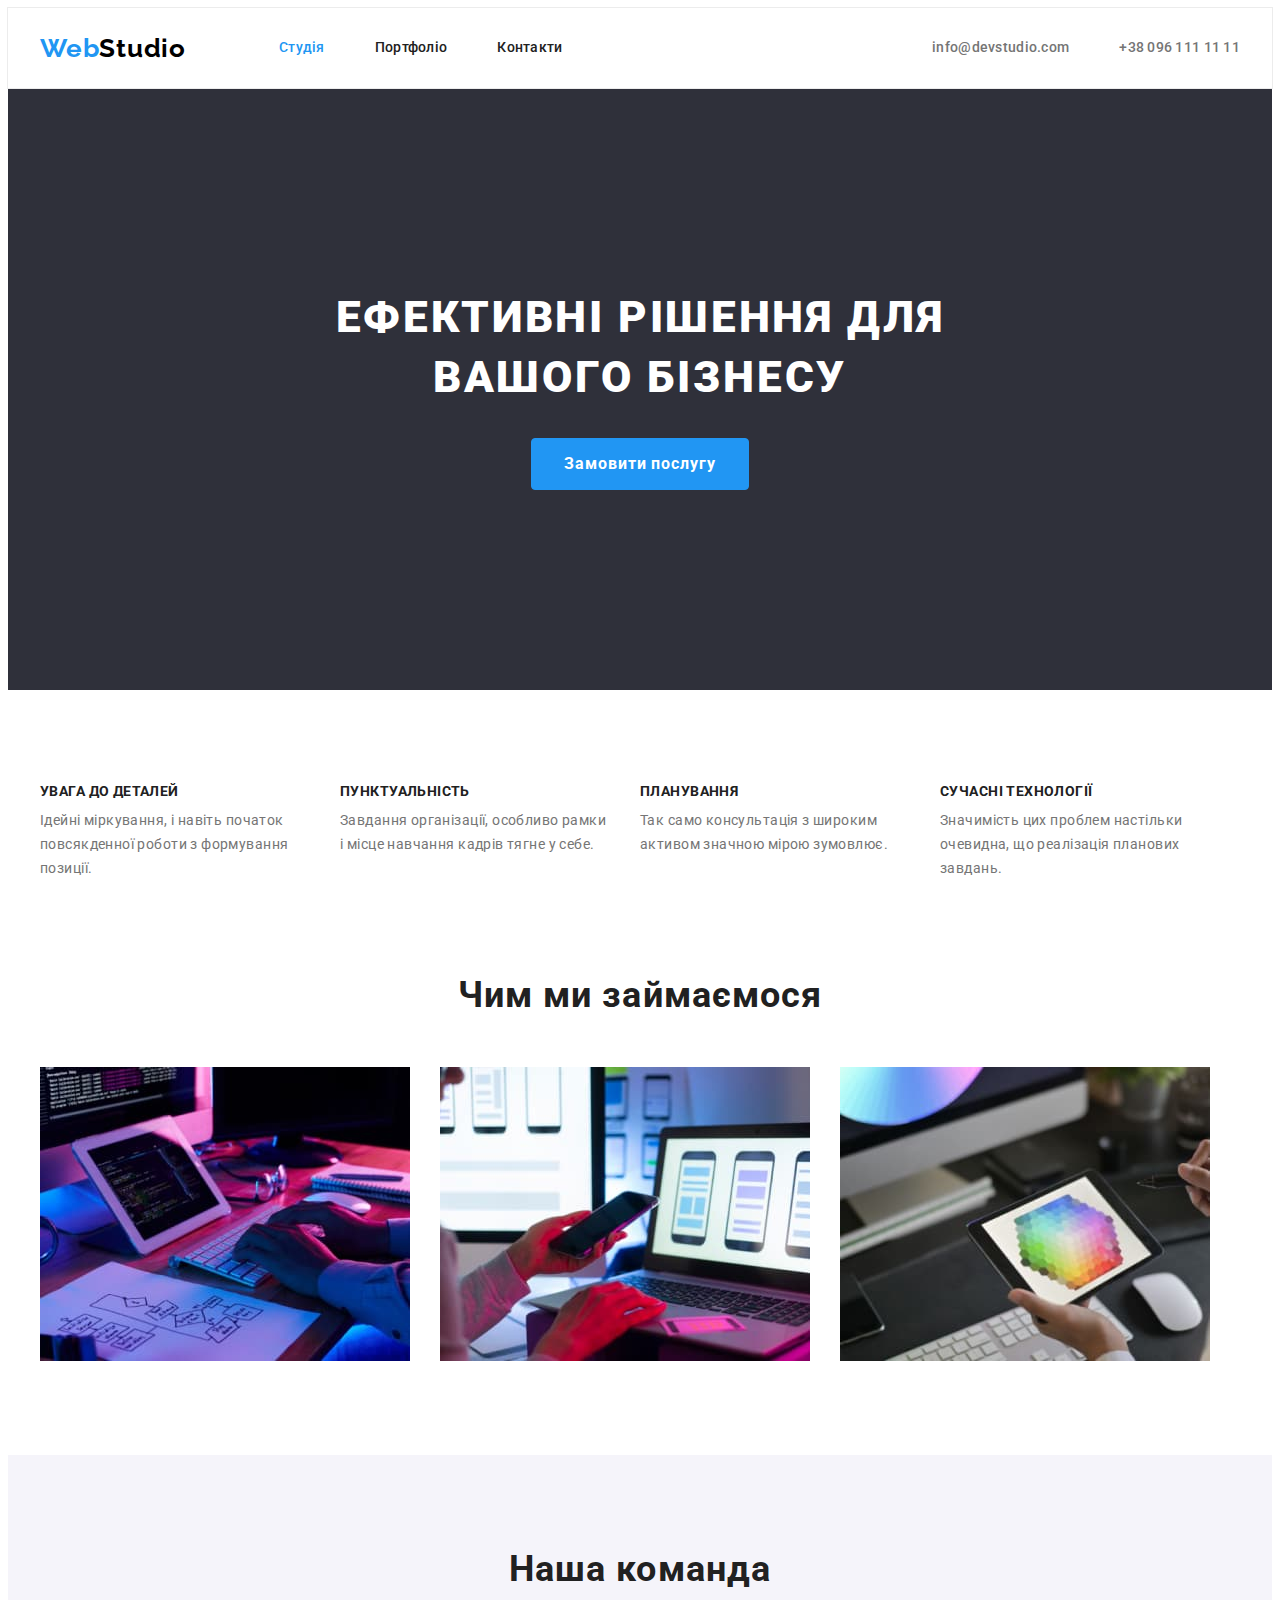
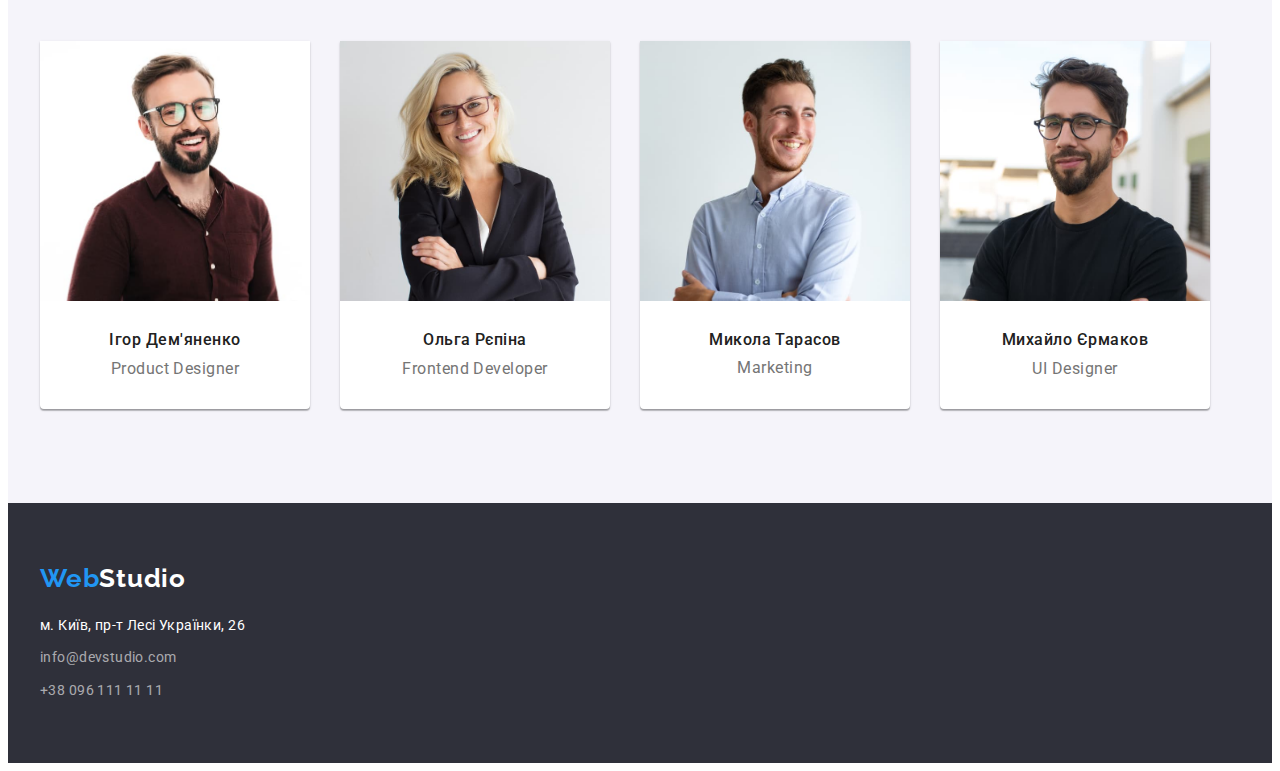
<file: index.html>
<!DOCTYPE html>
<html lang="uk">
<head>
    <meta charset="UTF-8">
    <meta http-equiv="X-UA-Compatible" content="IE=edge">
    <meta name="viewport" content="width=device-width, initial-scale=1.0">
    <link rel="preconnect" href="https://fonts.googleapis.com">
    <link rel="preconnect" href="https://fonts.gstatic.com" crossorigin>
    <link href="https://fonts.googleapis.com/css2?family=Raleway:wght@700&family=Roboto:wght@400;500;700;900&display=swap" rel="stylesheet">    
    <title>Студія</title>
    <link rel="stylesheet" href="https://cdnjs.cloudflare.com/ajax/libs/modern-normalize/1.1.0/modern-normalize.min.css" integrity="sha512-wpPYUAdjBVSE4KJnH1VR1HeZfpl1ub8YT/NKx4PuQ5NmX2tKuGu6U/JRp5y+Y8XG2tV+wKQpNHVUX03MfMFn9Q==" crossorigin="anonymous" referrerpolicy="no-referrer" />
    <link rel="stylesheet" href="./css/styles.css">
</head>
<body>
    <header class="header">
        <div class="container main-nav">
            <a href="#" class="logo1">Web<span class="logo2">Studio</span></a>
        <!--navigation-->
        <nav>
            <ul class="nav list">
                <li class="nav-item">
                    <a href="./index.html" class="top1 current">Студія</a>
                </li>
                <li class="nav-item">
                    <a href="./portfolio.html" class="top2">Портфоліо</a>
                </li>
                <li class="nav-item ">
                    <a href="#" class="top3">Контакти</a>
                </li>
            </ul>
        </nav>
        <ul class="contacts list">
            <li class="contacts-item">
                <a href="mailto:info@devstudio.com" class="top4">info@devstudio.com</a>
            </li>
            <li class="contacts-item">
                <a href="tel:+380961111111" class="top5">+38 096 111 11 11</a>
            </li>
        </ul>
        </div>
    </header>
    <!--main-->
    <main>
        <section class="main">
            <div class="container">
                <h1 class="slogan">Ефективні рішення для вашого бізнесу</h1>
                <button type="button" class="order-button">Замовити послугу
                </button>
            </div>

        </section>
        <!--features-->
        <section class="features">
            <div class="container">
                <h2 class="visually-hidden">Наші переваги</h2>
            <ul class="feature-list list">
                <li class="feature-item">
                    <h3 class="feature">УВАГА ДО ДЕТАЛЕЙ</h3>
                    <p class="benefit">Ідейні міркування, і навіть початок повсякденної роботи з формування позиції.
                    </p>
                </li>
                <li class="feature-item">
                    <h3 class="feature">ПУНКТУАЛЬНІСТЬ</h3>
                    <p class="benefit">Завдання організації, особливо рамки і місце навчання кадрів тягне у себе.
                    </p>
                </li>
                <li class="feature-item">
                    <h3 class="feature">ПЛАНУВАННЯ</h3>
                    <p class="benefit">Так само консультація з широким активом значною мірою зумовлює.
                    </p> 
                </li>
                <li class="feature-item">
                    <h3 class="feature">СУЧАСНІ ТЕХНОЛОГІЇ</h3>
                    <p class="benefit">Значимість цих проблем настільки очевидна, що реалізація планових завдань.
                    </p>
                </li>
            </ul>
            </div>
        </section>
          <!--work-->
          <section class="works">
            <div class="container">
                <h2 class="work">Чим ми займаємося</h2>
            <ul class="work-list list">
                <li class="work-item">
                    <img
                    src="./images/box1.jpg"
                    alt="image description"
                    width="370">
                </li>
                <li class="work-item">
                    <img
                    src="./images/box2.jpg"
                    alt="image description"
                    width="370">
                </li>
                <li class="work-item">
                    <img
                    src="./images/box3.jpg"
                    alt="image description"
                    width="370">
                </li>
            </ul>
            </div>
        </section>
                <!--team-->
                <section class="team">
                    <div class="group container">
                        <h2 class="team-title">Наша команда</h2>
                    <ul class="team-list list">
                        <li class="card">
                            <img
                            src="images/igor.jpg"
                            alt="image description"
                            width="270">
                                <div class="description">
                                    <h3 class="name">Ігор Дем'яненко</h3>
                                    <p class="position">Product Designer</p>
                                  </div>
                        </li>
                        <li class="card">
                            <img
                            src="images/olga.jpg"
                            alt="image description"
                            width="270">
                                <div class="description">
                                    <h3 class="name">Ольга Рєпіна</h3>
                                    <p class="position">Frontend Developer</p>
                                  </div>
                        </li>
                        <li class="card">
                            <img
                            src="images/mykola.jpg"
                            alt="image description"
                            width="270">
                                <div class="description">
                                    <h3 class="name">Микола Тарасов</h3>
                                    <p class="position">Marketing</p>
                                  </div>
                        </li>
                        <li class="card">
                            <img
                            src="images/myhailo.jpg"
                            alt="image description"
                            width="270">
                                <div class="description">
                                    <h3 class="name">Михайло Єрмаков</h3>
                                    <p class="position">UI Designer</p>
                                  </div>
                        </li>
                    </ul>
                    </div>        
                </section>
    </main>
    <!--footer-->
    <footer class="footer">
        <div class="container">
            <a href="#" class="logo1-down">Web<span class="logo3">Studio</span></a>
            <address class="address">
                <ul class="address-list list">
                    <li class="address-item">
                        <a href="https://goo.gl/maps/1cysregupnzZVwGy7"
                        target="_blank" rel="noreferrer noopener" 
                        class="map">м. Київ, пр-т Лесі Українки, 26</a>
                     </li>
                    <li class="address-item">
                        <a href="mailto:info@devstudio.com" class="mail">info@devstudio.com</a></li>
                    <li class="address-item">
                        <a href="tel:+380961111111" class="tel">+38 096 111 11 11</a></li>
                </ul>
            </address>
        </div>
    </footer>  
</body>
</html>
</file>
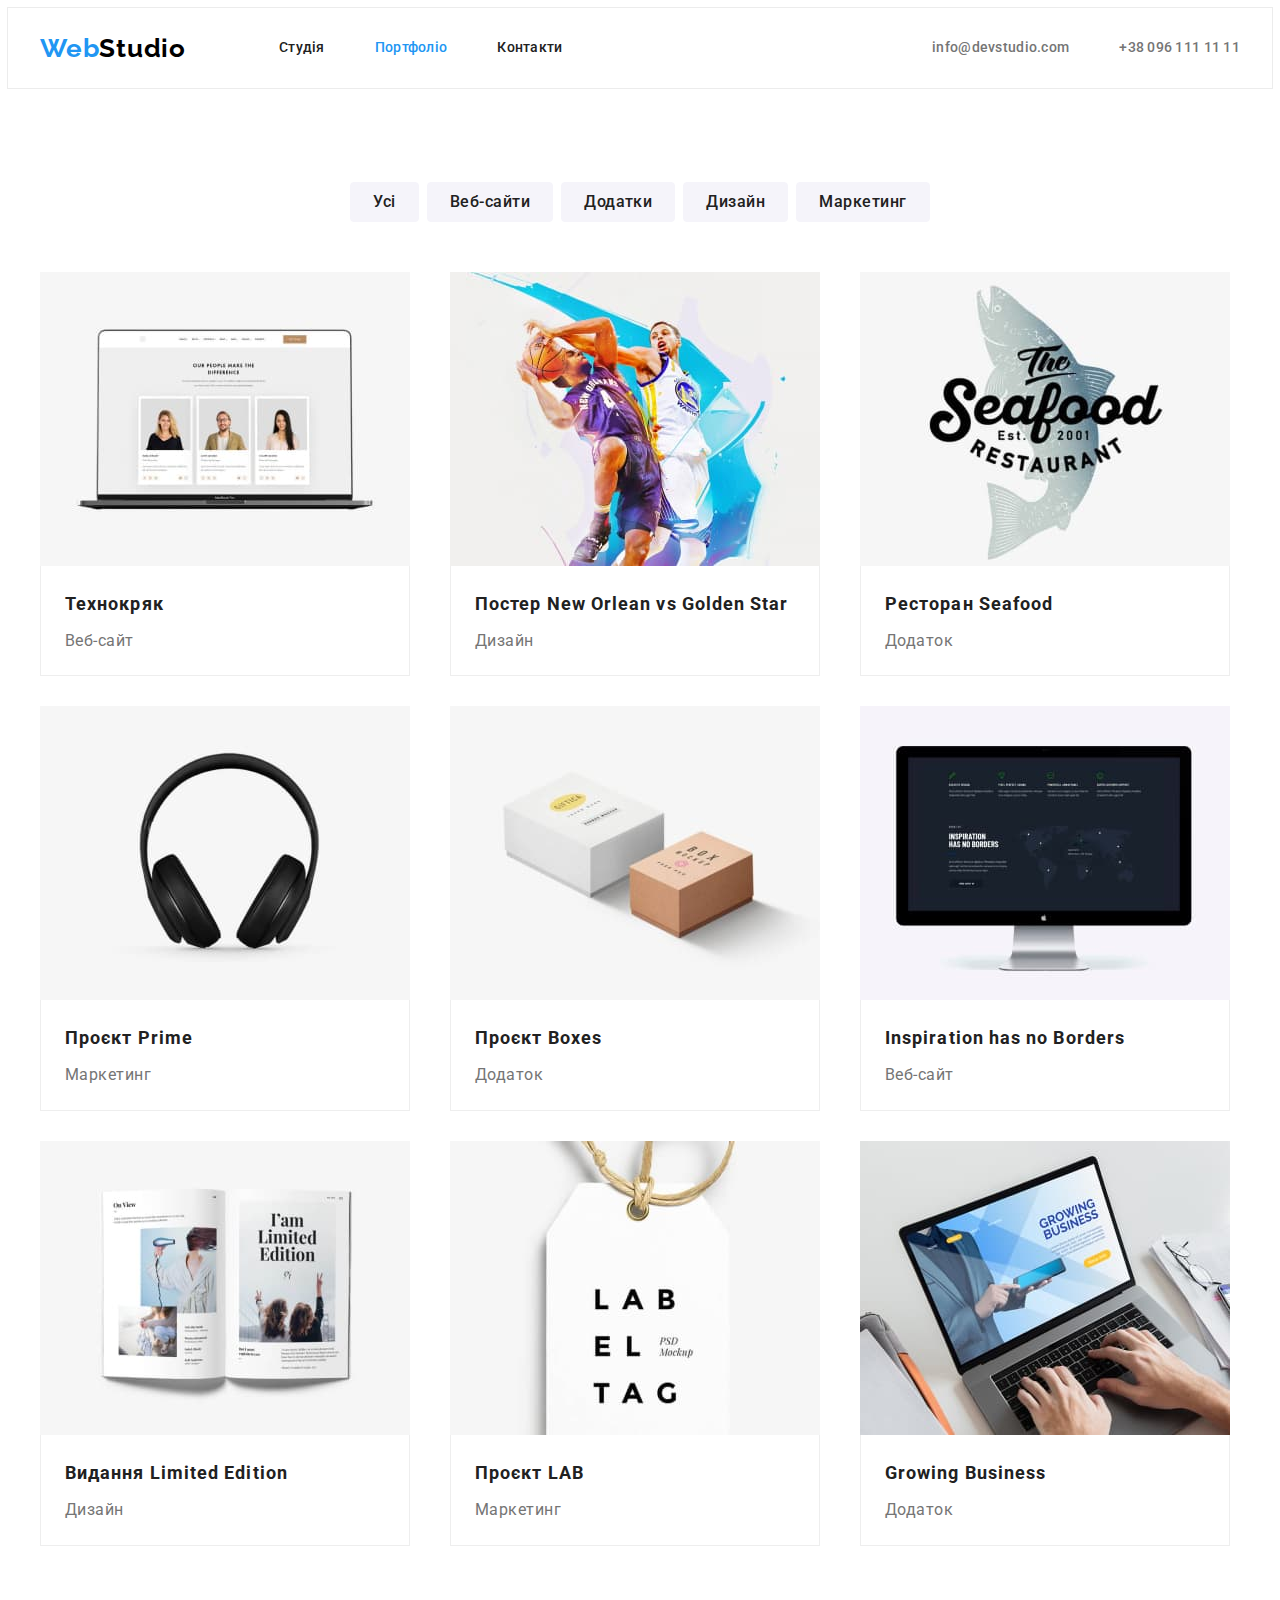
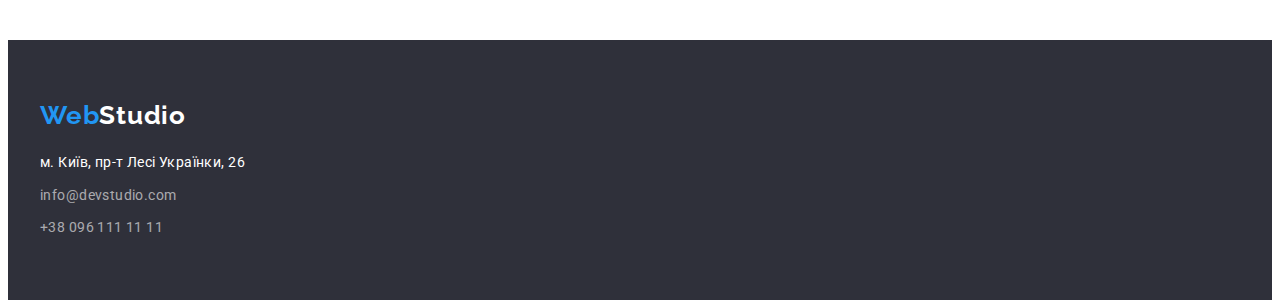
<file: portfolio.html>
<!DOCTYPE html>
<html lang="uk">
<head>
    <meta charset="UTF-8">
    <meta http-equiv="X-UA-Compatible" content="IE=edge">
    <meta name="viewport" content="width=device-width, initial-scale=1.0">
    <link rel="preconnect" href="https://fonts.googleapis.com">
    <link rel="preconnect" href="https://fonts.gstatic.com" crossorigin>
    <link href="https://fonts.googleapis.com/css2?family=Raleway:wght@700&family=Roboto:wght@400;500;700;900&display=swap" rel="stylesheet">
    <title>Портфоліо</title>
    <link rel="stylesheet" href="https://cdnjs.cloudflare.com/ajax/libs/modern-normalize/1.1.0/modern-normalize.min.css" integrity="sha512-wpPYUAdjBVSE4KJnH1VR1HeZfpl1ub8YT/NKx4PuQ5NmX2tKuGu6U/JRp5y+Y8XG2tV+wKQpNHVUX03MfMFn9Q==" crossorigin="anonymous" referrerpolicy="no-referrer" />
    <link rel="stylesheet" href="./css/styles.css">  
</head>
<body>
    <header class="header">
        <div class="container main-nav">
            <a href="#" class="logo1">Web<span class="logo2">Studio</span></a>
        <!--navigation-->
        <nav>
            <ul class="nav list">
                <li class="nav-item">
                    <a href="./index.html" class="top1">Студія</a>
                </li>
                <li class="nav-item">
                    <a href="./portfolio.html" class="top2 current">Портфоліо</a>
                </li>
                <li class="nav-item">
                    <a href="#" class="top3">Контакти</a>
                </li>
            </ul>
        </nav>
        <ul class="contacts list">
            <li class="contacts-item">
                <a href="mailto:info@devstudio.com" class="top4">info@devstudio.com</a>
            </li>
            <li class="contacts-item">
                <a href="tel:+380961111111" class="top5">+38 096 111 11 11</a>
            </li>
        </ul>
        </div>
    </header>
     <!--main-->
    <main>
        <section class="portfolio">
            <div class="container">
                <h1 class="visually-hidden">Портфоліо</h1>
            <ul class="button-list list">
                <li class="radio-button">
                    <button type="button" class="menu-button">Усі</button>  
                </li>
                <li class="radio-button">
                    <button type="button" class="menu-button">Веб-сайти</button>
                </li>
                <li class="radio-button">
                    <button type="button" class="menu-button">Додатки</button>
                </li>
                <li class="radio-button">
                    <button type="button" class="menu-button">Дизайн</button>
                </li>
                <li class="radio-button">
                    <button type="button" class="menu-button">Маркетинг</button>
                </li>
            </ul>
            <ul class="flex-container list">
                <li class="flex-element">
                    <a href="#" class="image-item">
                        <img
                    alt="image description"
                    src="./images/portfolio1.jpg"
                    width="370">
                    <div class="project-description">
                        <h2 class="image-name">Технокряк</h2>
                        <p class="image-attribute">Веб-сайт</p>
                    </div>
                    </a>
                </li>
                <li class="flex-element">
                    <a href="#" class="image-item">
                        <img
                    alt="image description"
                    src="./images/portfolio2.jpg"
                    width="370">
                    <div class="project-description">
                        <h2 class="image-name">Постер New Orlean vs Golden Star</h2>
                        <p class="image-attribute">Дизайн</p>
                    </div>
                    </a>
                </li>
                <li class="flex-element">
                    <a href="#" class="image-item">
                        <img
                    alt="image description"
                    src="./images/portfolio3.jpg"
                    width="370">
                    <div class="project-description">
                        <h2 class="image-name">Ресторан Seafood</h2>
                        <p class="image-attribute">Додаток</p>
                    </div>
                    </a> 
                </li>
                <li class="flex-element">
                    <a href="#" class="image-item">
                        <img
                    alt="image description"
                    src="./images/portfolio4.jpg"
                    width="370">
                    <div class="project-description">
                        <h2 class="image-name">Проєкт Prime</h2>
                        <p class="image-attribute">Маркетинг</p>
                    </div>
                    </a>
                </li>
                <li class="flex-element">
                    <a href="#" class="image-item">
                        <img
                    alt="image description"
                    src="./images/portfolio5.jpg"
                    width="370">
                    <div class="project-description">
                        <h2 class="image-name">Проєкт Boxes</h2>
                        <p class="image-attribute">Додаток</p>
                    </div>
                    </a>
                </li>
                <li class="flex-element">
                    <a href="#" class="image-item">
                        <img
                    alt="image description"
                    src="./images/portfolio6.jpg"
                    width="370">
                    <div class="project-description">
                        <h2 class="image-name">Inspiration has no Borders</h2>
                        <p class="image-attribute">Веб-сайт</p>
                    </div>
                    </a>
                </li>
                <li class="flex-element">
                    <a href="#" class="image-item">
                        <img 
                    alt="image description"
                    src="./images/portfolio7.jpg"
                    width="370"> 
                    <div class="project-description">
                        <h2 class="image-name">Видання Limited Edition</h2>
                        <p class="image-attribute">Дизайн</p>
                    </div>
                    </a>
                </li>
                <li class="flex-element">
                    <a href="#" class="image-item">
                        <img
                    alt="image description"
                    src="./images/portfolio8.jpg"
                    width="370">
                    <div class="project-description">
                        <h2 class="image-name">Проєкт LAB</h2>
                        <p class="image-attribute">Маркетинг</p>
                    </div>
                    </a>
                </li>
                <li class="flex-element">
                    <a href="#" class="image-item">
                        <img
                    alt="image description"
                    src="./images/portfolio9.jpg"
                    width="370">
                    <div class="project-description">
                        <h2 class="image-name">Growing Business</h2>
                        <p class="image-attribute">Додаток</p>
                    </div>
                    </a>
                </li>
            </ul>
            </div>   
        </section>
    </main>
    <!--footer-->
    <footer class="footer">
        <div class="container">
            <a href="#" class="logo1-down">Web<span class="logo3">Studio</span></a>
            <address class="address">
                <ul class="address-list list">
                    <li class="address-item">
                        <a href="https://goo.gl/maps/1cysregupnzZVwGy7"
                        target="_blank" rel="noreferrer noopener" 
                        class="map">м. Київ, пр-т Лесі Українки, 26</a>
                     </li>
                    <li class="address-item">
                        <a href="mailto:info@devstudio.com" class="mail">info@devstudio.com</a></li>
                    <li class="address-item">
                        <a href="tel:+380961111111" class="tel">+38 096 111 11 11</a></li>
                </ul>
            </address>
        </div>
    </footer>  
</body>
</html>
</file>
<file: css/styles.css>
:root {
    --main-color: #212121;
    --main-background: #ffffff;
    --button: #2196F3;
    --footer: #2F303A;
    --button-active:#188CE8 ;
    --logo2: #000000;
    --contact: #757575;
    --team: #F5F4FA;
    --mail: rgba(255, 255, 255, 0.6);
    --line: #ececec;
    --box-shadow: 0px 1px 3px rgba(0, 0, 0, 0.12), 0px 1px 1px rgba(0, 0, 0, 0.14), 0px 2px 1px rgba(0, 0, 0, 0.2);
    --image-border: #EEEEEE;

}

body {
    font-family: 'Roboto', sans-serif;
    color: var(--main-color);
    background-color: var(--main-background);
}
.container {
    width: 1200px;
    margin-left:auto;
    margin-right: auto;
    padding-left: 15px;
    padding-right: 15px;
}
h1,h2,h3,p,ul {
    margin: 0;
}
a>img {
    display: block;
  }
.list {
    padding: 0;
    list-style: none;
}  
.header {
    outline: 1px solid var(--line);
}
.logo1 {
    margin-right: 93px;

    font-family: 'Raleway', sans-serif;
    font-weight: 700;
    font-size: 26px;
    line-height: 1.19;
    letter-spacing: 0.03em;
    color: var(--button);
    text-decoration: none;
}
.logo1-down {
    
    font-family: 'Raleway', sans-serif;
    font-weight: 700;
    font-size: 26px;
    line-height: 1.19;
    letter-spacing: 0.03em;
    color: var(--button);
    text-decoration: none;    
}
.logo2 {
    color: var(--logo2);   
}

.logo3 {
    color: var(--main-background);    
}
.nav,.contacts {
    display: flex;
    list-style-type: none;
}
.main-nav {
    display: flex;
    align-items: center;
}
.nav .current {
    color: var(--button);
    
}
.nav .nav-item + .nav-item {
    margin-left: 50px;
}
.contacts .contacts-item + .contacts-item { 
    margin-left: 50px;
}
.contacts {
    margin-left: auto;
}

.top1,
.top2,
.top3,
.top4,
.top5 {
    display: block;
    padding: 32px 0 32px 0;

    font-weight: 500;
    font-size: 14px;
    line-height: 1.14;
    letter-spacing: 0.02em;
    text-decoration: none;
    color: var(--main-color); 
}
.top4,
.top5 {
    color: var(--contact);
}
   
.top1:hover,
.top2:hover,
.top3:hover,
.top4:hover,
.top5:hover,
.top1:focus,
.top2:focus,
.top3:focus,
.top4:focus,
.top5:focus {
    color: var(--button);
  }

/*main*/
.main {
    text-align: center;
    background: var(--footer); 
    padding: 200px 0 200px 0;
      
}
.slogan {
    display: block;
    width: 700px;
    margin: 0 auto;

    font-weight: 900;
    font-size: 44px;
    line-height: 1.36;
    letter-spacing: 0.06em;
    text-transform: uppercase; 
    text-align: center;
    color: var(--main-background);

}
.order-button {
    padding: 10px 32px;
    margin-top: 30px;

    font-family: inherit;
    font-style: normal;
    font-weight: 700;
    font-size: 16px;
    line-height: 1.87;    
    align-items: center;
    text-align: center;
    letter-spacing: 0.06em;
    color: var(--main-background);  
    letter-spacing: 0.06em;
    background-color: var(--button);
    border-radius: 4px;
    border-color: transparent;
    border: 1px solid var(--button);
    cursor: pointer;
}
.order-button:hover,
.order-button:focus {

    background-color: var(--button-active);  
}
/*features*/
.visually-hidden {
    position: absolute;
    width: 1px;
    height: 1px;
    margin: -1px;
    border: 0;
    padding: 0;
    white-space: nowrap;
    clip-path: inset(100%);
    clip: rect(0 0 0 0);
    overflow: hidden;
  }
.features {
    padding-top: 94px;
    padding-bottom: 94px;
}
.feature-list {
    display: flex;
} 
.feature-item {
    display: flex;
    
}
.feature-list .feature-item {  
    width: 270px;    
    flex-direction: column;
}
.feature-list .feature-item + .feature-item {
    margin-left: 30px;
}

.feature  {
    margin-bottom: 10px;

    font-weight: 700;
    font-size: 14px;
    line-height: 1.14;
    letter-spacing: 0.03em;
    text-transform: uppercase;
    color: var(--main-color);  
}
.benefit {
    font-size: 14px;
    line-height: 1.71;
    letter-spacing: 0.03em;
    color: var(--contact);    
}
/*work*/
.works {
    padding-bottom: 94px;
}
.work {
    margin-bottom: 50px;

    font-weight: 700;
    font-size: 36px;
    line-height: 1.16;
    letter-spacing: 0.03em;
    color: var(--main-color); 
    text-align: center;   
}
.work-list {
    display: flex;
    list-style-type: none;
}

.work-item {
    display: flex;
}
.work-list .work-item + .work-item {
    margin-left: 30px;
}
/*team*/
.team {
    padding: 94px 0 94px 0;
    background-color: var(--team);       
}
.group {
    display: flexbox;
}
.team-title {
    margin-bottom: 50px;

    font-weight: 700;
    font-size: 36px;
    line-height: 1.16;
    text-align: center;
    letter-spacing: 0.03em;
    color: var(--main-color);    
}
.team-list {
    display: flex;
    list-style-type: none;   
}

.card {
    display: flex;
    flex-direction: column;
    text-align: center;

    background-color: var(--main-background);
    border-radius: 0px 0px 4px 4px;
    box-shadow: var(--box-shadow);
}
.team-list .card + .card {
    margin-left: 30px;
}
.description {
    padding: 30px 0;
}
.name {
    margin-bottom: 10px;

    font-weight: 500;
    font-size: 16px;
    line-height: 1.18;
    letter-spacing: 0.03em;
    color: var(--main-color);
}
.position {
    font-weight: 400;
    font-size: 16px;
    line-height: 1.18;
    letter-spacing: 0.03em;
    color: var(--contact);    
}
/*footer*/
.footer {   
    background: var(--footer);
    padding: 60px 0 60px 0;
}
.address {
    margin-top: 20px;
}
.address-list {
    list-style-type: none;
    padding: 0;
}
.map {  
    font-style: normal;
    font-size: 14px;
    line-height: 1.71;
    text-decoration: none;
    letter-spacing: 0.03em;  
    color: var(--main-background);
}
.mail {
    font-style: normal;
    font-size: 14px;
    line-height: 1.71;
    text-decoration: none;
    letter-spacing: 0.03em;
    color: var(--mail);
}
.tel {
    font-style: normal;
    font-size: 14px;
    line-height: 1.71;
    text-decoration: none;
    letter-spacing: 0.03em;
    color: var(--mail);
}

.address-item:not(:last-child) {
    margin-bottom: 9px;

}

.mail:hover,
.mail:focus,
.tel:hover,
.tel:focus {
    color: var(--button);
}
/*portfolio*/
.portfolio {
    padding: 94px 0;
}                         
.button-list {
    display: flex;
    justify-content: center;
    margin-bottom: 50px;

    list-style-type: none;
    text-decoration: none;
}
.menu-button {    
    padding: 6px 22px;

    font-family: inherit;
    font-style: normal;
    font-weight: 500;
    font-size: 16px;
    line-height: 1.62;
    text-align: center;
    letter-spacing: 0.03em;
    color: var(--main-color);
    background-color: var(--team);
    border-radius: 4px;
    border-color: transparent;  
    border: 1px solid var(--team);  
    cursor: pointer;
}
.button-list .radio-button + .radio-button {
    margin-left: 8px;
}

.menu-button:hover,
.menu-button:focus {
    background-color: var(--button);
    color: var(--main-background);
}   


.flex-container {
    display: flex;
    flex-wrap: wrap;
    gap: 30px;
   
    list-style-type: none;
}
.flex-element {
    display: flex;
    flex-basis: calc((100% - 2 * 30px)/ 3);
    
}

.image-item {
    text-decoration: none; 
    

}    

.image-name { 
    margin-bottom: 4px;
    font-weight: 700;
    font-size: 18px;
    line-height: 2;
    letter-spacing: 0.06em;
    color: var(--main-color);  
}
.image-attribute {
    
    font-size: 16px;
    line-height: 1.85;
    letter-spacing: 0.03em;
    color: var(--contact);  
}
.project-description {
    
    padding: 20px 24px;
    border-left: 1px solid var(--image-border);
    border-right: 1px solid var(--image-border);
    border-bottom: 1px solid var(--image-border); 
}
</file>
